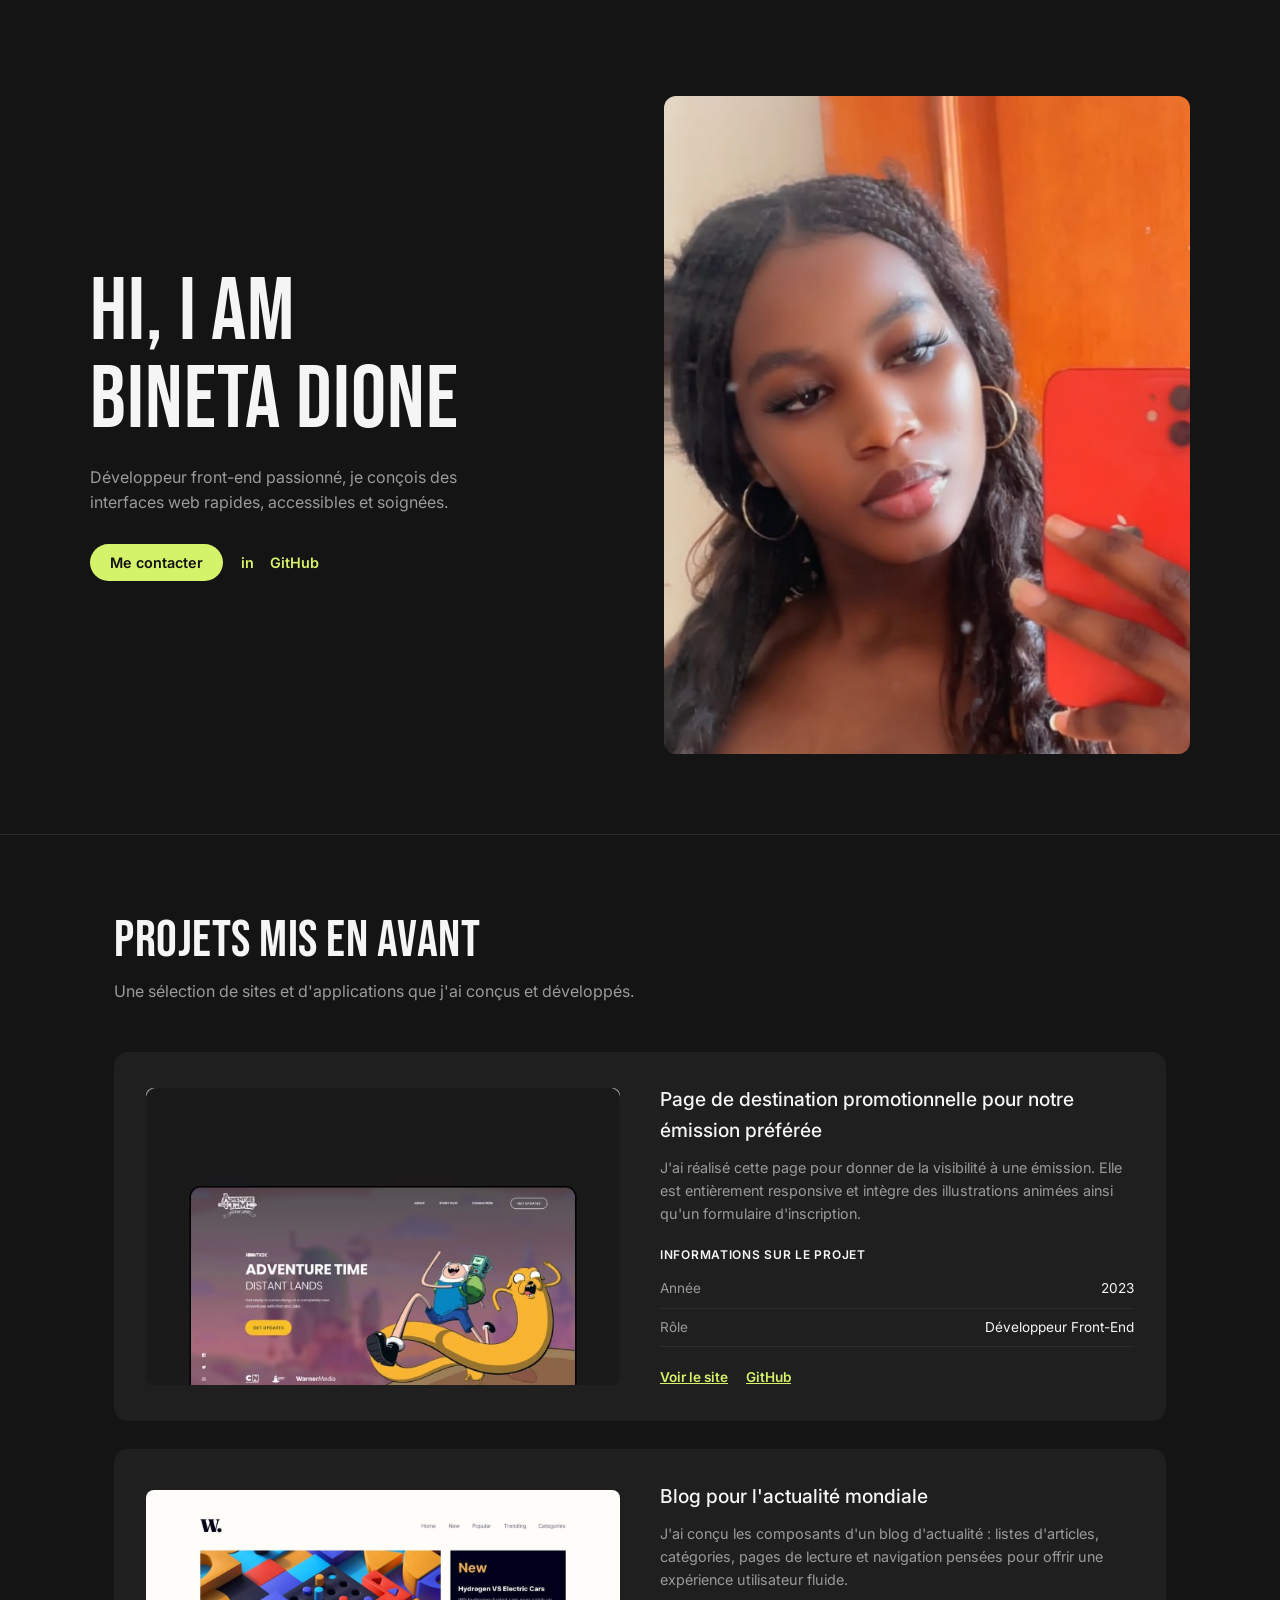
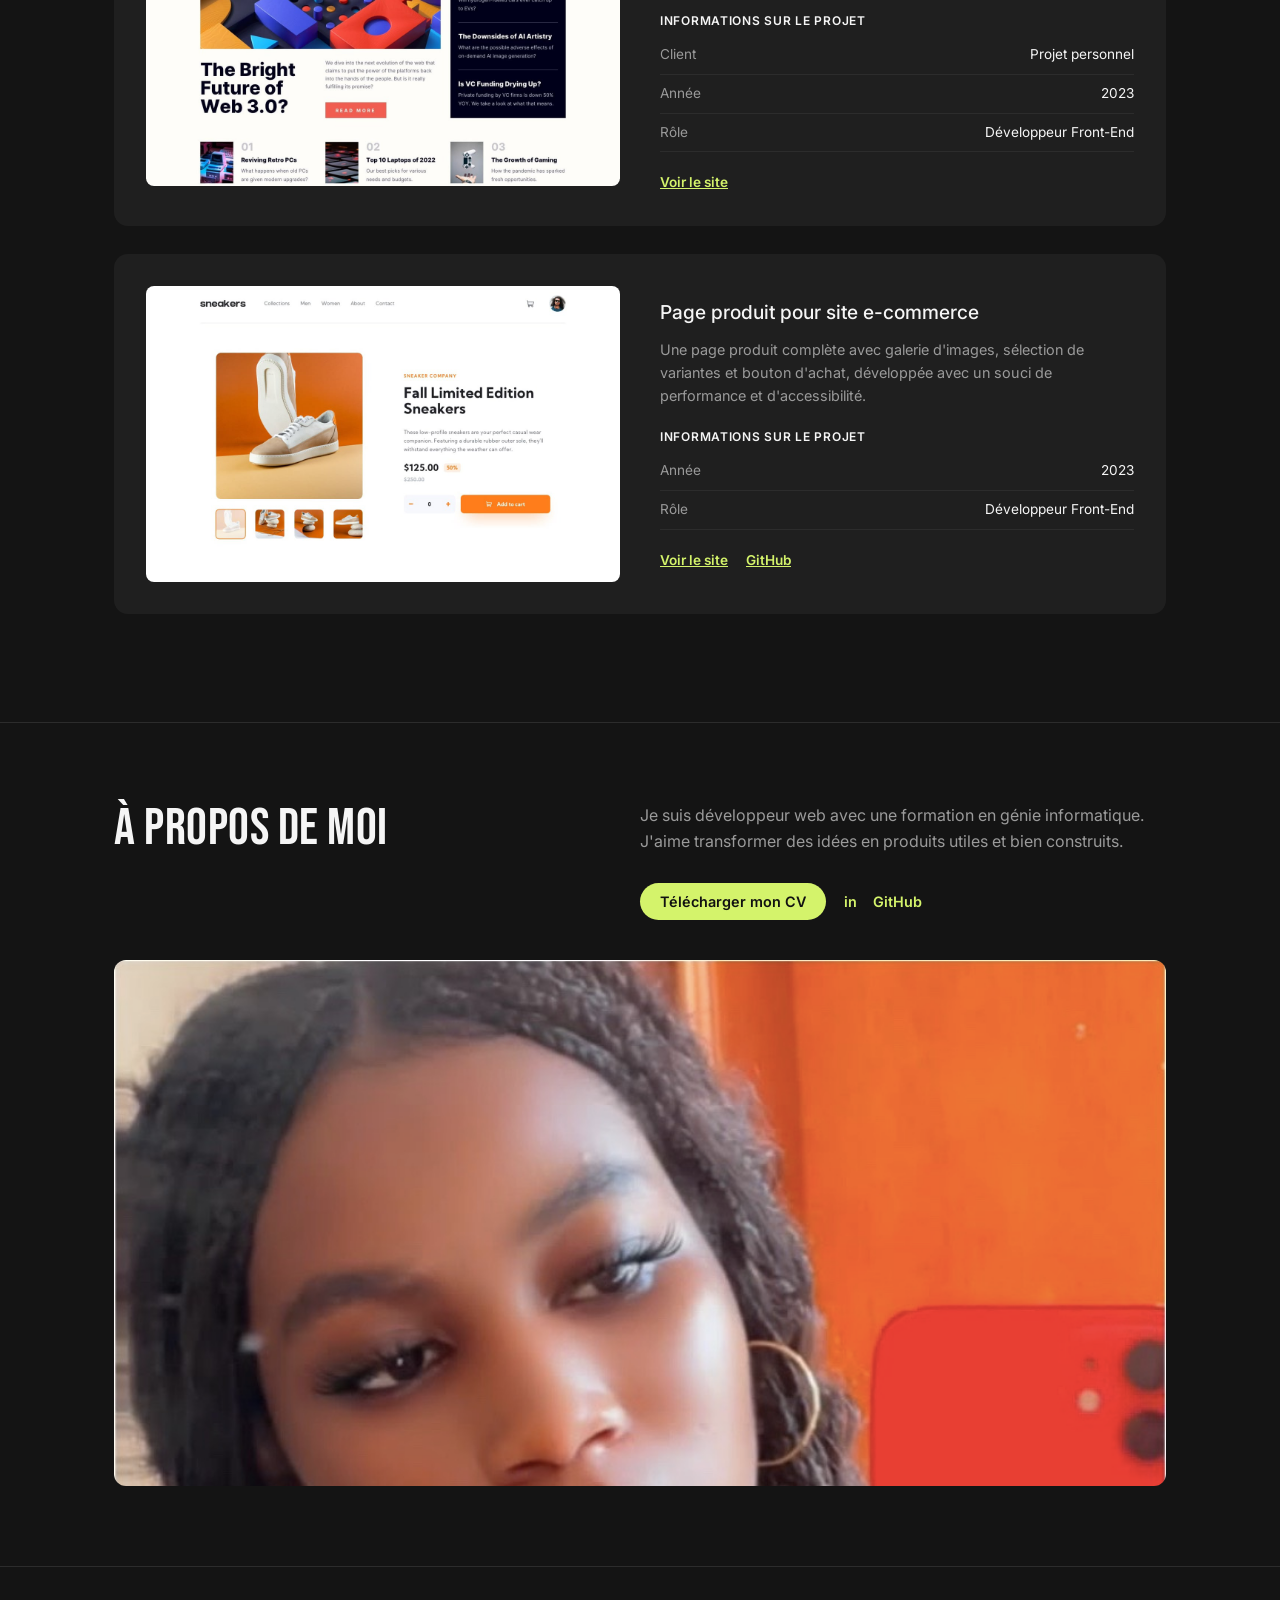
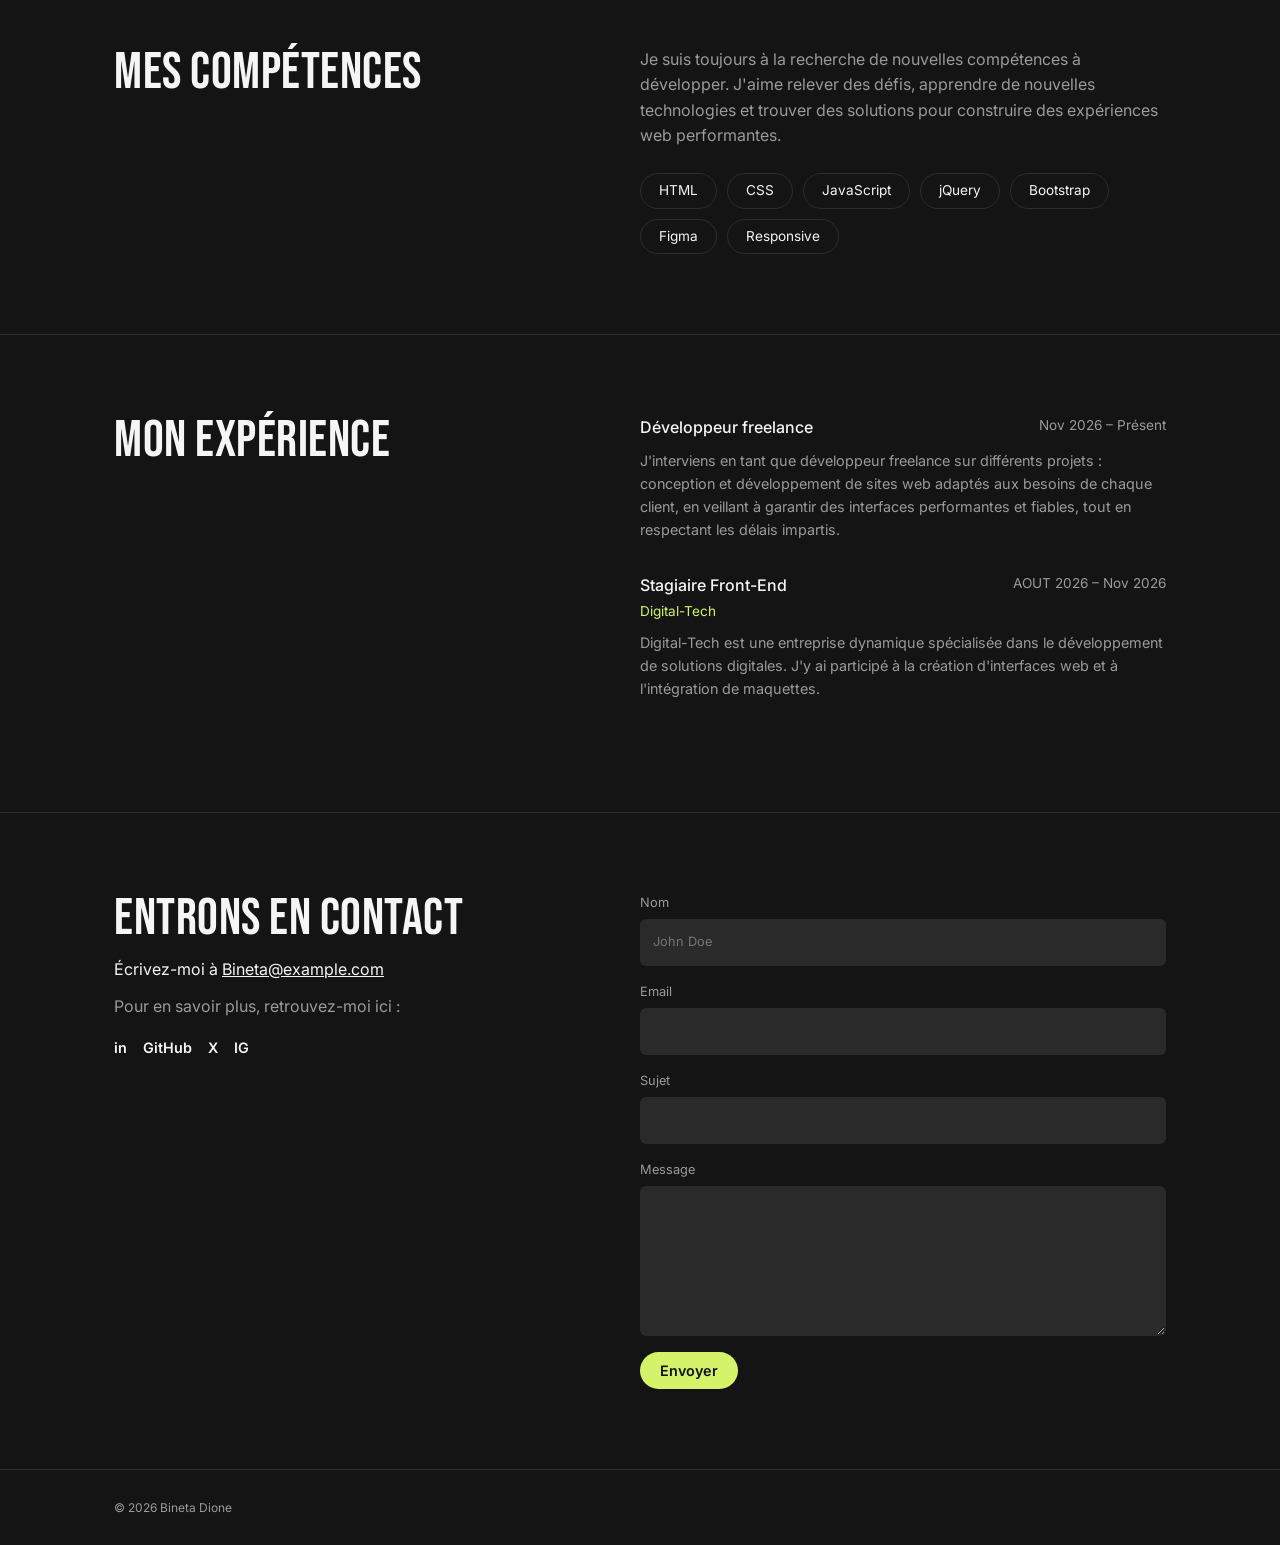
<file: index.html>
<!DOCTYPE html>
<html lang="fr">
<head>
<meta charset="UTF-8">
<meta name="viewport" content="width=device-width, initial-scale=1">
<title>Bineta Dione – Développeur Front-End</title>
<link rel="preconnect" href="https://fonts.googleapis.com">
<link href="https://fonts.googleapis.com/css2?family=Bebas+Neue&family=Inter:wght@400;500;600&display=swap" rel="stylesheet">
<link rel="stylesheet" href="cv.css">
</head>
<body>

<main>
  <!-- HERO -->
  <div class="wrap hero">
    <div>
      <h1>Hi, I am<br>Bineta Dione</h1>
      <p>Développeur front-end passionné, je conçois des interfaces web rapides, accessibles et soignées.</p>
      <div class="actions">
        <a class="btn" href="#contact">Me contacter</a>
        <div class="social">
          <a href="#" aria-label="LinkedIn">in</a>
          <a href="#" aria-label="GitHub">GitHub</a>
        </div>
      </div>
    </div>
    <div class="photo">
      <!-- Remplacez par : <img src=Unknown-4.jpeg" alt="Portrait de Bineta Dione"> -->
      <img src="Unknown-4.jpeg" alt="ma photo de profil">
    </div>
  </div>

  <!-- PROJETS -->
  <section id="projets">
    <div class="wrap">
      <div class="head">
        <h2>Projets mis en avant</h2>
        <p>Une sélection de sites et d'applications que j'ai conçus et développés.</p>
      </div>

      <article class="project">
        <div class="shot">
            <img src="Unknown-1.jpeg" alt="Projet 1">
        </div>
        <div>
          <h3>Page de destination promotionnelle pour notre émission préférée</h3>
          <p>J'ai réalisé cette page pour donner de la visibilité à une émission. Elle est entièrement responsive et intègre des illustrations animées ainsi qu'un formulaire d'inscription.</p>
          <h4>Informations sur le projet</h4>
          <dl>
            <div><dt>Année</dt><dd>2023</dd></div>
            <div><dt>Rôle</dt><dd>Développeur Front-End</dd></div>
          </dl>
          <div class="links"><a href="#">Voir le site</a><a href="#">GitHub</a></div>
        </div>
      </article>

      <article class="project">
        <div class="shot"><img src="Unknown-2.jpeg" alt="Projet 2"></div>
        <div>
          <h3>Blog pour l'actualité mondiale</h3>
          <p>J'ai conçu les composants d'un blog d'actualité : listes d'articles, catégories, pages de lecture et navigation pensées pour offrir une expérience utilisateur fluide.</p>
          <h4>Informations sur le projet</h4>
          <dl>
            <div><dt>Client</dt><dd>Projet personnel</dd></div>
            <div><dt>Année</dt><dd>2023</dd></div>
            <div><dt>Rôle</dt><dd>Développeur Front-End</dd></div>
          </dl>
          <div class="links"><a href="#">Voir le site</a></div>
        </div>
      </article>

      <article class="project">
        <div class="shot"><img src="Unknown-3.jpeg" alt="Projet 3"></div>
        <div>
          <h3>Page produit pour site e-commerce</h3>
          <p>Une page produit complète avec galerie d'images, sélection de variantes et bouton d'achat, développée avec un souci de performance et d'accessibilité.</p>
          <h4>Informations sur le projet</h4>
          <dl>
            <div><dt>Année</dt><dd>2023</dd></div>
            <div><dt>Rôle</dt><dd>Développeur Front-End</dd></div>
          </dl>
          <div class="links"><a href="#">Voir le site</a><a href="#">GitHub</a></div>
        </div>
      </article>
    </div>
  </section>

  <!-- À PROPOS -->
  <section id="apropos">
    <div class="wrap">
      <div class="two">
        <h2>À propos de moi</h2>
        <div>
          <p class="muted">Je suis développeur web avec une formation en génie informatique. J'aime transformer des idées en produits utiles et bien construits.</p>
          <div class="actions">
            <a class="btn" href="#contact">Télécharger mon CV</a>
            <div class="social"><a href="#" aria-label="LinkedIn">in</a><a href="#" aria-label="GitHub">GitHub</a></div>
          </div>
        </div>
      </div>
      <div class="banner"><img src="b1.jpg" alt="deuxieme portrait"></div>
    </div>
  </section>

  <!-- COMPÉTENCES -->
  <section id="competences">
    <div class="wrap two">
      <h2>Mes compétences</h2>
      <div>
        <p class="muted">Je suis toujours à la recherche de nouvelles compétences à développer. J'aime relever des défis, apprendre de nouvelles technologies et trouver des solutions pour construire des expériences web performantes.</p>
        <ul class="tags">
          <li>HTML</li><li>CSS</li><li>JavaScript</li><li>jQuery</li>
          <li>Bootstrap</li><li>Figma</li><li>Responsive</li>
        </ul>
      </div>
    </div>
  </section>

  <!-- EXPÉRIENCE -->
  <section id="experience">
    <div class="wrap two">
      <h2>Mon expérience</h2>
      <div>
        <div class="job">
          <header>Développeur freelance <span>Nov 2026 – Présent</span></header>
          <p>J'interviens en tant que développeur freelance sur différents projets : conception et développement de sites web adaptés aux besoins de chaque client, en veillant à garantir des interfaces performantes et fiables, tout en respectant les délais impartis.</p>
        </div>
        <div class="job">
          <header>Stagiaire Front-End <span>AOUT 2026 – Nov 2026</span></header>
          <div class="co">Digital-Tech</div>
          <p>Digital-Tech est une entreprise dynamique spécialisée dans le développement de solutions digitales. J'y ai participé à la création d'interfaces web et à l'intégration de maquettes.</p>
        </div>
      </div>
    </div>
  </section>

  <!-- CONTACT -->
  <section id="contact" class="contact">
    <div class="wrap two">
      <div>
        <h2>Entrons en contact</h2>
        <p>Écrivez-moi à <a href="mailto:moussa@example.com">Bineta@example.com</a></p>
        <p class="muted">Pour en savoir plus, retrouvez-moi ici :</p>
        <div class="social social-contact">
          <a href="#" aria-label="LinkedIn">in</a>
          <a href="#" aria-label="GitHub">GitHub</a>
          <a href="#" aria-label="X">X</a>
          <a href="#" aria-label="Instagram">IG</a>
        </div>
      </div>
      <form onsubmit="event.preventDefault();alert('Message envoyé !')">
        <label>Nom<input type="text" placeholder="John Doe" required></label>
        <label>Email<input type="email" required></label>
        <label>Sujet<input type="text"></label>
        <label>Message<textarea required></textarea></label>
        <button class="btn" type="submit">Envoyer</button>
      </form>
    </div>
  </section>
</main>

<footer><div class="wrap">© 2026 Bineta Dione</div></footer>

</body>
</html
</file>
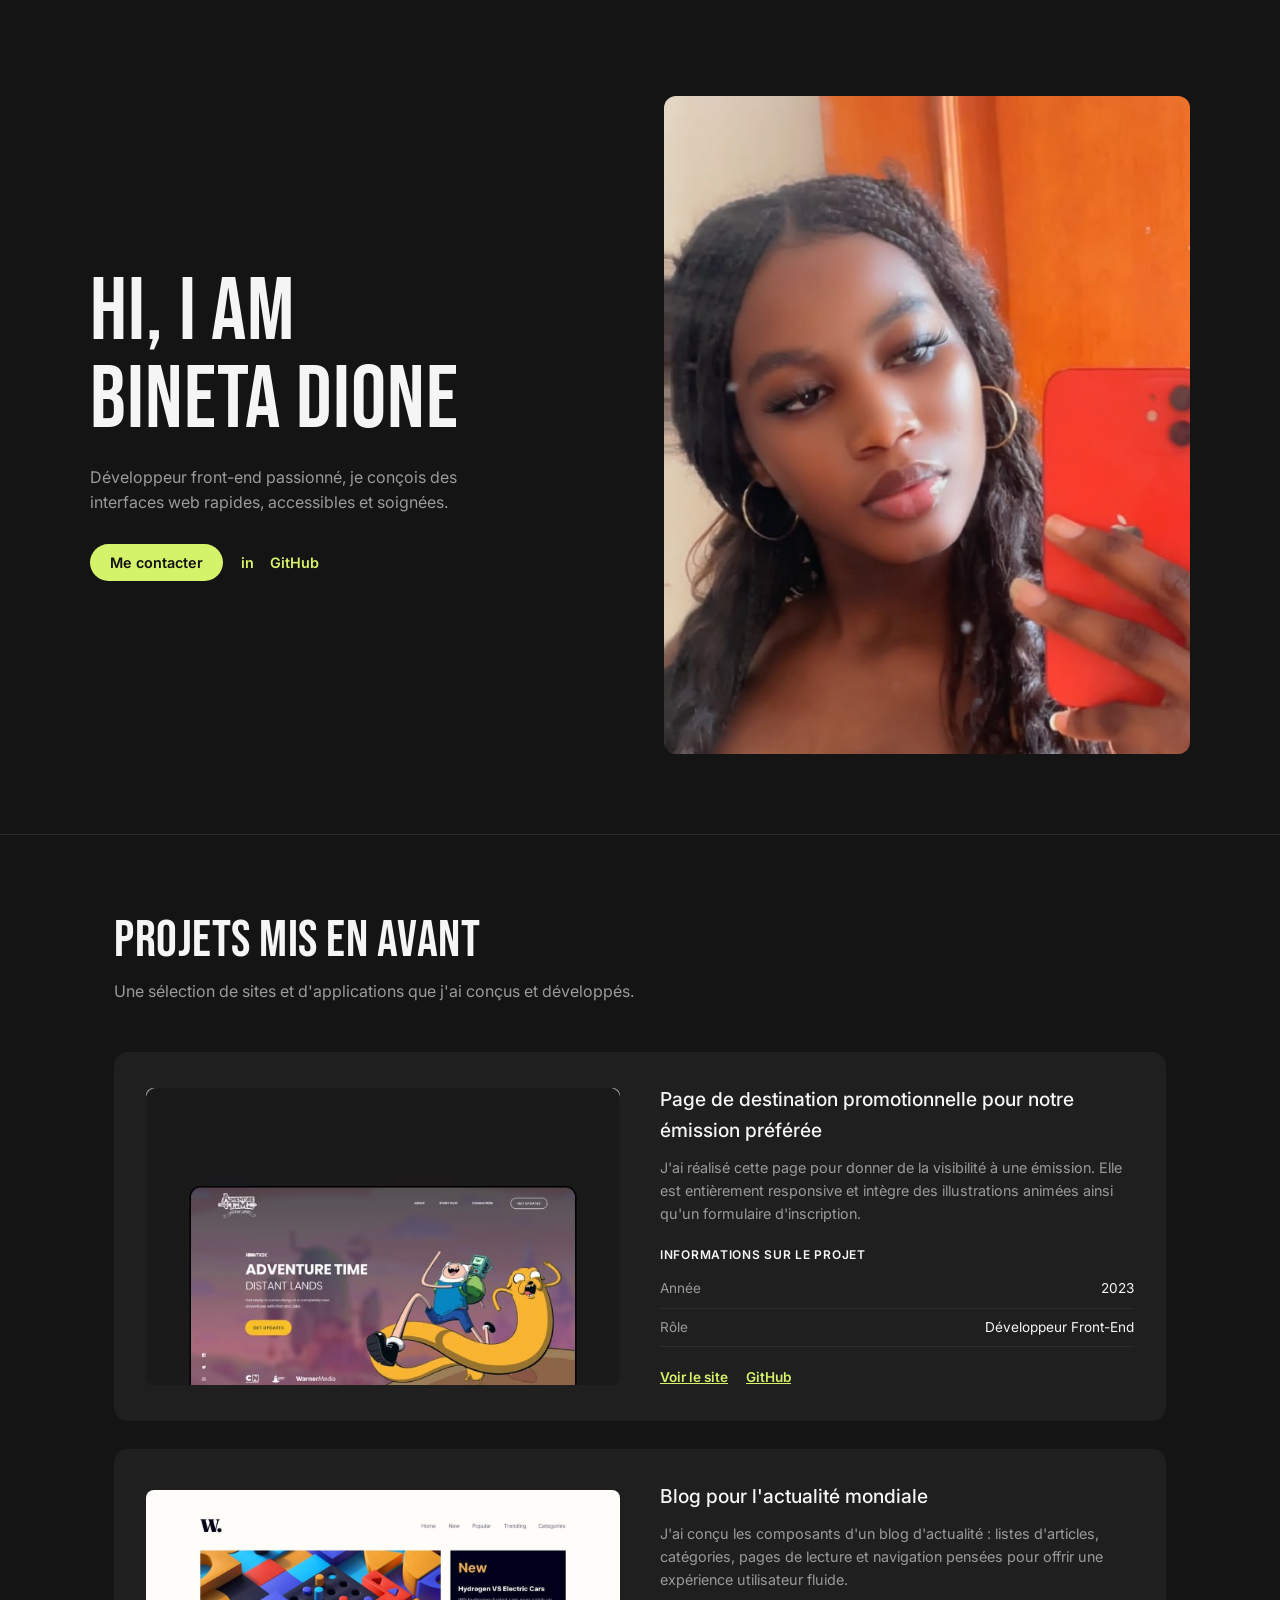
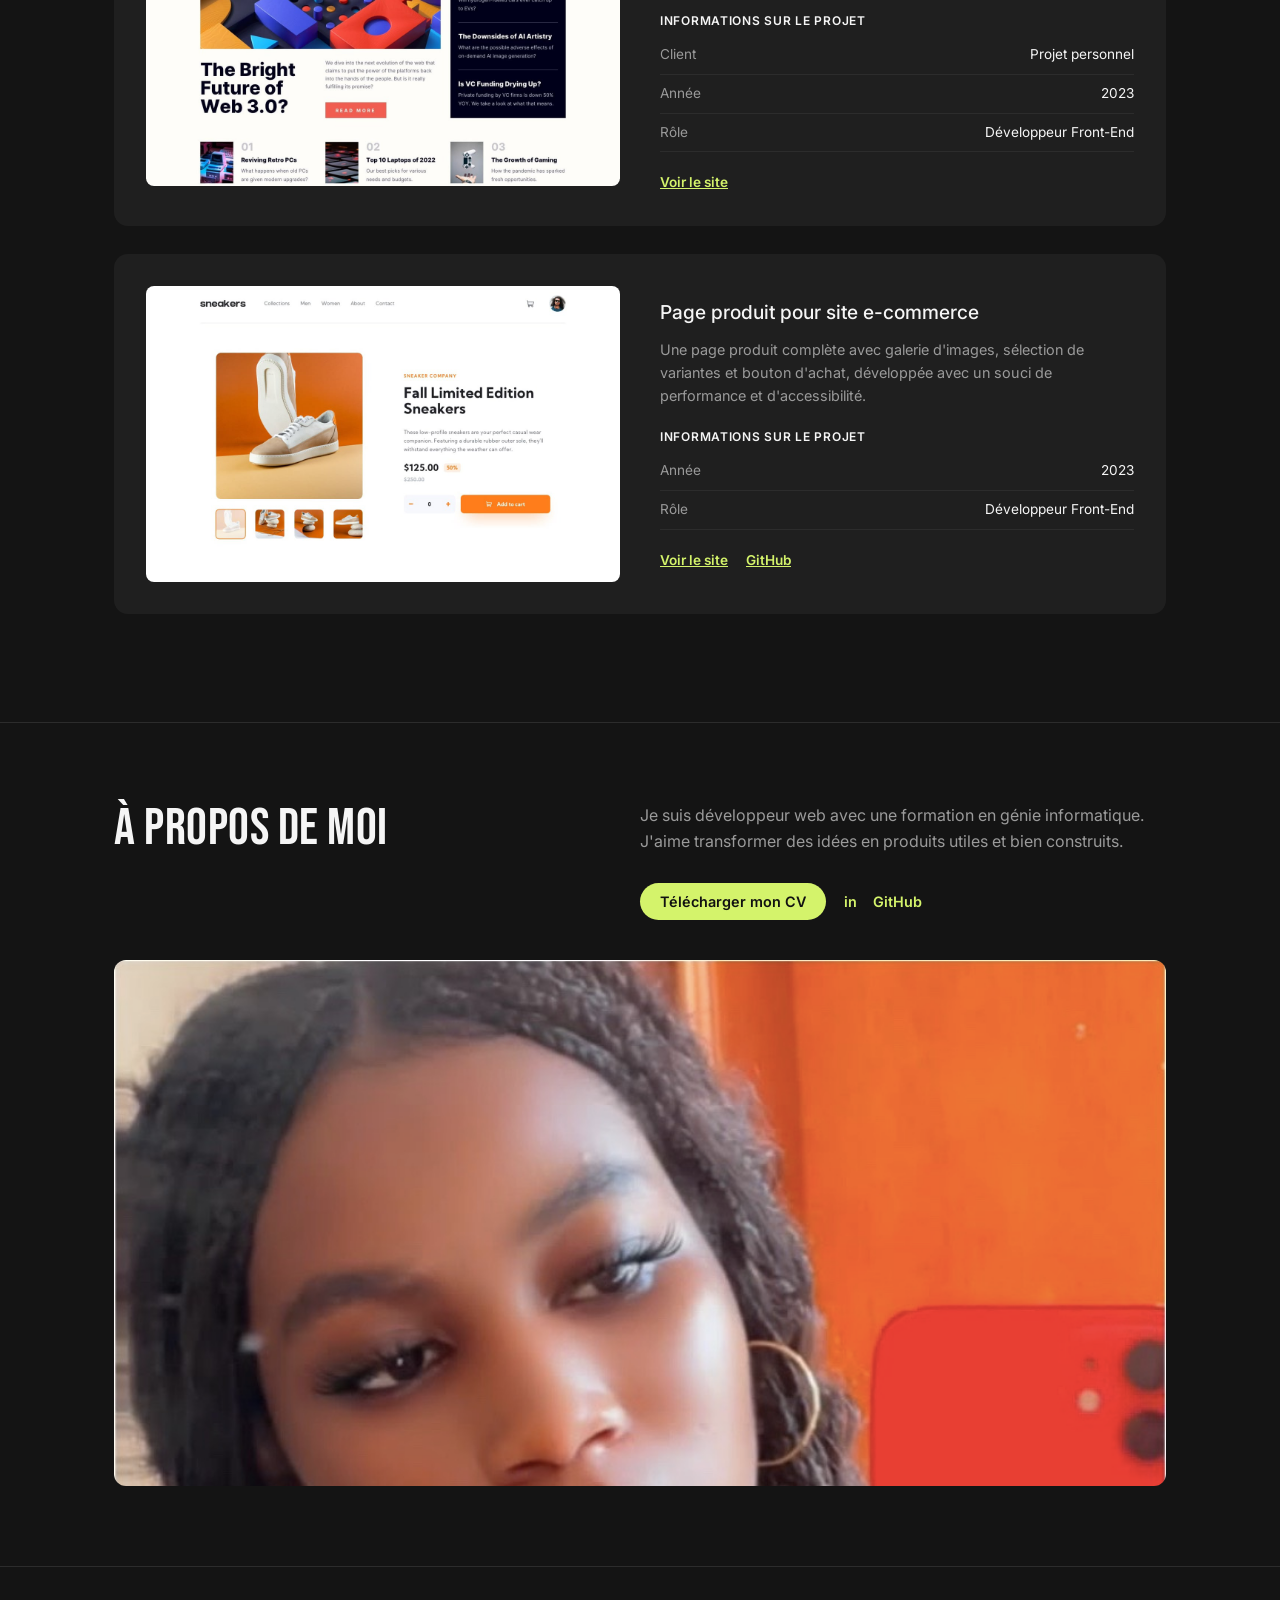
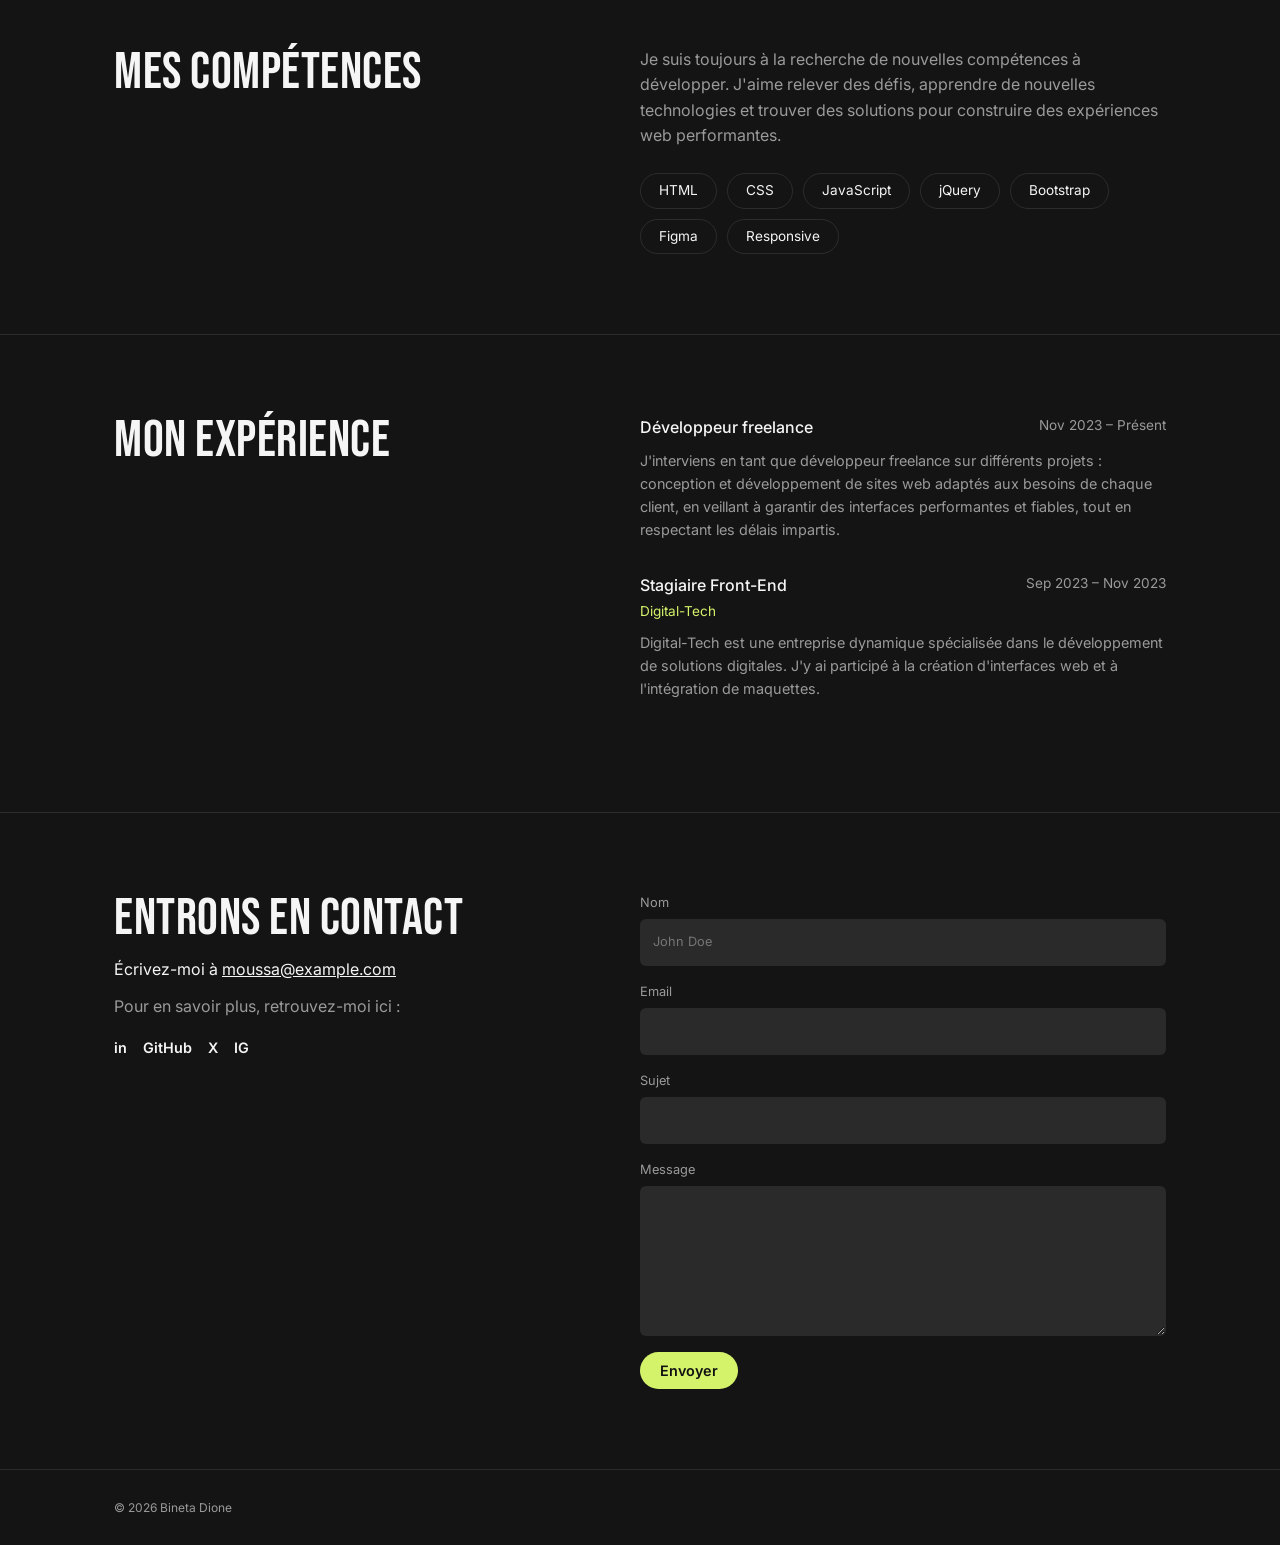
<file: cv.html>
<!DOCTYPE html>
<html lang="fr">
<head>
<meta charset="UTF-8">
<meta name="viewport" content="width=device-width, initial-scale=1">
<title>Bineta Dione – Développeur Front-End</title>
<link rel="preconnect" href="https://fonts.googleapis.com">
<link href="https://fonts.googleapis.com/css2?family=Bebas+Neue&family=Inter:wght@400;500;600&display=swap" rel="stylesheet">
<link rel="stylesheet" href="cv.css">
</head>
<body>

<main>
  <!-- HERO -->
  <div class="wrap hero">
    <div>
      <h1>Hi, I am<br>Bineta Dione</h1>
      <p>Développeur front-end passionné, je conçois des interfaces web rapides, accessibles et soignées.</p>
      <div class="actions">
        <a class="btn" href="#contact">Me contacter</a>
        <div class="social">
          <a href="#" aria-label="LinkedIn">in</a>
          <a href="#" aria-label="GitHub">GitHub</a>
        </div>
      </div>
    </div>
    <div class="photo">
      <!-- Remplacez par : <img src=Unknown-4.jpeg" alt="Portrait de Bineta Dione"> -->
      <img src="Unknown-4.jpeg" alt="ma photo de profil">
    </div>
  </div>

  <!-- PROJETS -->
  <section id="projets">
    <div class="wrap">
      <div class="head">
        <h2>Projets mis en avant</h2>
        <p>Une sélection de sites et d'applications que j'ai conçus et développés.</p>
      </div>

      <article class="project">
        <div class="shot">
            <img src="Unknown-1.jpeg" alt="Projet 1">
        </div>
        <div>
          <h3>Page de destination promotionnelle pour notre émission préférée</h3>
          <p>J'ai réalisé cette page pour donner de la visibilité à une émission. Elle est entièrement responsive et intègre des illustrations animées ainsi qu'un formulaire d'inscription.</p>
          <h4>Informations sur le projet</h4>
          <dl>
            <div><dt>Année</dt><dd>2023</dd></div>
            <div><dt>Rôle</dt><dd>Développeur Front-End</dd></div>
          </dl>
          <div class="links"><a href="#">Voir le site</a><a href="#">GitHub</a></div>
        </div>
      </article>

      <article class="project">
        <div class="shot"><img src="Unknown-2.jpeg" alt="Projet 2"></div>
        <div>
          <h3>Blog pour l'actualité mondiale</h3>
          <p>J'ai conçu les composants d'un blog d'actualité : listes d'articles, catégories, pages de lecture et navigation pensées pour offrir une expérience utilisateur fluide.</p>
          <h4>Informations sur le projet</h4>
          <dl>
            <div><dt>Client</dt><dd>Projet personnel</dd></div>
            <div><dt>Année</dt><dd>2023</dd></div>
            <div><dt>Rôle</dt><dd>Développeur Front-End</dd></div>
          </dl>
          <div class="links"><a href="#">Voir le site</a></div>
        </div>
      </article>

      <article class="project">
        <div class="shot"><img src="Unknown-3.jpeg" alt="Projet 3"></div>
        <div>
          <h3>Page produit pour site e-commerce</h3>
          <p>Une page produit complète avec galerie d'images, sélection de variantes et bouton d'achat, développée avec un souci de performance et d'accessibilité.</p>
          <h4>Informations sur le projet</h4>
          <dl>
            <div><dt>Année</dt><dd>2023</dd></div>
            <div><dt>Rôle</dt><dd>Développeur Front-End</dd></div>
          </dl>
          <div class="links"><a href="#">Voir le site</a><a href="#">GitHub</a></div>
        </div>
      </article>
    </div>
  </section>

  <!-- À PROPOS -->
  <section id="apropos">
    <div class="wrap">
      <div class="two">
        <h2>À propos de moi</h2>
        <div>
          <p class="muted">Je suis développeur web avec une formation en génie informatique. J'aime transformer des idées en produits utiles et bien construits.</p>
          <div class="actions">
            <a class="btn" href="#contact">Télécharger mon CV</a>
            <div class="social"><a href="#" aria-label="LinkedIn">in</a><a href="#" aria-label="GitHub">GitHub</a></div>
          </div>
        </div>
      </div>
      <div class="banner"><img src="b1.jpg" alt="deuxieme portrait"></div>
    </div>
  </section>

  <!-- COMPÉTENCES -->
  <section id="competences">
    <div class="wrap two">
      <h2>Mes compétences</h2>
      <div>
        <p class="muted">Je suis toujours à la recherche de nouvelles compétences à développer. J'aime relever des défis, apprendre de nouvelles technologies et trouver des solutions pour construire des expériences web performantes.</p>
        <ul class="tags">
          <li>HTML</li><li>CSS</li><li>JavaScript</li><li>jQuery</li>
          <li>Bootstrap</li><li>Figma</li><li>Responsive</li>
        </ul>
      </div>
    </div>
  </section>

  <!-- EXPÉRIENCE -->
  <section id="experience">
    <div class="wrap two">
      <h2>Mon expérience</h2>
      <div>
        <div class="job">
          <header>Développeur freelance <span>Nov 2023 – Présent</span></header>
          <p>J'interviens en tant que développeur freelance sur différents projets : conception et développement de sites web adaptés aux besoins de chaque client, en veillant à garantir des interfaces performantes et fiables, tout en respectant les délais impartis.</p>
        </div>
        <div class="job">
          <header>Stagiaire Front-End <span>Sep 2023 – Nov 2023</span></header>
          <div class="co">Digital-Tech</div>
          <p>Digital-Tech est une entreprise dynamique spécialisée dans le développement de solutions digitales. J'y ai participé à la création d'interfaces web et à l'intégration de maquettes.</p>
        </div>
      </div>
    </div>
  </section>

  <!-- CONTACT -->
  <section id="contact" class="contact">
    <div class="wrap two">
      <div>
        <h2>Entrons en contact</h2>
        <p>Écrivez-moi à <a href="mailto:moussa@example.com">moussa@example.com</a></p>
        <p class="muted">Pour en savoir plus, retrouvez-moi ici :</p>
        <div class="social social-contact">
          <a href="#" aria-label="LinkedIn">in</a>
          <a href="#" aria-label="GitHub">GitHub</a>
          <a href="#" aria-label="X">X</a>
          <a href="#" aria-label="Instagram">IG</a>
        </div>
      </div>
      <form onsubmit="event.preventDefault();alert('Message envoyé !')">
        <label>Nom<input type="text" placeholder="John Doe" required></label>
        <label>Email<input type="email" required></label>
        <label>Sujet<input type="text"></label>
        <label>Message<textarea required></textarea></label>
        <button class="btn" type="submit">Envoyer</button>
      </form>
    </div>
  </section>
</main>

<footer><div class="wrap">© 2026 Bineta Dione</div></footer>

</body>
</html
</file>
<file: cv.css>
:root{
  --bg:#141414; --card:#1f1f1f; --line:#2c2c2c;
  --text:#f5f5f5; --muted:#9a9a9a; --accent:#d4f36b;
}
*{box-sizing:border-box;margin:0;padding:0}
html{scroll-behavior:smooth}
body{background:var(--bg);color:var(--text);font-family:Inter,system-ui,sans-serif;line-height:1.6}
a{color:inherit}
:focus-visible{outline:2px solid var(--accent);outline-offset:3px}
h1,h2{font-family:"Bebas Neue",Impact,sans-serif;font-weight:400;line-height:1;letter-spacing:.01em}
h1{font-size:clamp(3rem,8vw,5.5rem)}
h2{font-size:clamp(2.2rem,5vw,3.25rem)}
.wrap{max-width:1100px;margin:0 auto;padding:0 24px}
section{padding:80px 0;border-top:1px solid var(--line)}
.muted{color:var(--muted)}

/* Boutons */
.actions{display:flex;align-items:center;gap:18px;margin-top:28px;flex-wrap:wrap}
.btn{display:inline-flex;align-items:center;gap:10px;background:var(--accent);color:#111;border:0;border-radius:999px;padding:10px 20px;font:600 .9rem Inter,sans-serif;text-decoration:none;cursor:pointer}
.btn:hover{filter:brightness(.92)}
.social{display:flex;gap:16px}
.social a{color:var(--accent);text-decoration:none;font-weight:600;font-size:.9rem}
.social-contact{margin-top:16px}

/* Hero */
.hero{display:grid;grid-template-columns:1fr 1fr;gap:48px;align-items:center;padding:96px 0 80px;border:0}
.hero p{margin-top:20px;max-width:44ch;color:var(--muted)}
.photo{border-radius:12px;background:#d8d8dc;aspect-ratio:4/5;overflow:hidden;display:grid;place-items:center;color:#777;font-size:.9rem}
.photo img{width:100%;height:100%;object-fit:cover;display:block}

/* Projets */
.head{margin-bottom:48px;max-width:60ch}
.head p{margin-top:12px;color:var(--muted)}
.project{display:grid;grid-template-columns:1fr 1fr;gap:40px;align-items:center;background:var(--card);border-radius:14px;padding:32px;margin-bottom:28px}
.shot{background:#f2f2f2;border-radius:8px;aspect-ratio:16/10;overflow:hidden;display:grid;place-items:center;color:#888;font-size:.85rem}
.shot img{width:100%;height:100%;object-fit:cover}
.project h3{font-size:1.2rem;font-weight:500;margin-bottom:10px}
.project p{color:var(--muted);font-size:.9rem;margin-bottom:20px}
.project h4{font-size:.75rem;font-weight:600;letter-spacing:.06em;text-transform:uppercase;margin-bottom:6px}
dl{margin-bottom:20px}
dl div{display:flex;justify-content:space-between;padding:8px 0;border-bottom:1px solid var(--line);font-size:.85rem}
dt{color:var(--muted)}
.links{display:flex;gap:18px;font-size:.85rem;font-weight:600}
.links a{color:var(--accent)}

/* Deux colonnes */
.two{display:grid;grid-template-columns:1fr 1.1fr;gap:48px}
.banner{margin:40px 0 0;border-radius:12px;background:#d8d8dc;aspect-ratio:16/8;overflow:hidden;display:grid;place-items:center;color:#777;font-size:.9rem}
.banner img{width:100%;height:100%;object-fit:cover}
.tags{display:flex;flex-wrap:wrap;gap:10px;margin-top:24px;list-style:none}
.tags li{border:1px solid var(--line);border-radius:999px;padding:6px 18px;font-size:.85rem}
.job{margin-bottom:32px}
.job header{display:flex;justify-content:space-between;gap:16px;font-weight:500}
.job header span{color:var(--muted);font-weight:400;font-size:.85rem;white-space:nowrap}
.job .co{color:var(--accent);font-size:.85rem;margin:2px 0}
.job p{color:var(--muted);font-size:.9rem;margin-top:8px}

/* Formulaire */
form{display:grid;gap:16px}
label{font-size:.8rem;color:var(--muted);display:grid;gap:6px}
input,textarea{background:#2a2a2a;border:1px solid transparent;border-radius:6px;padding:12px;color:var(--text);font:inherit}
textarea{min-height:150px;resize:vertical}
form .btn{justify-self:start}
.contact p{margin-top:12px}
.contact a{color:var(--text)}
footer{padding:28px 0;border-top:1px solid var(--line);font-size:.75rem;color:var(--muted)}

/* Mobile */
@media(max-width:800px){
  .hero,.project,.two{grid-template-columns:1fr;gap:28px}
  .hero{padding-top:56px}
  section{padding:56px 0}
  .project{padding:20px}
}
@media(prefers-reduced-motion:reduce){html{scroll-behavior:auto}}
</file>
